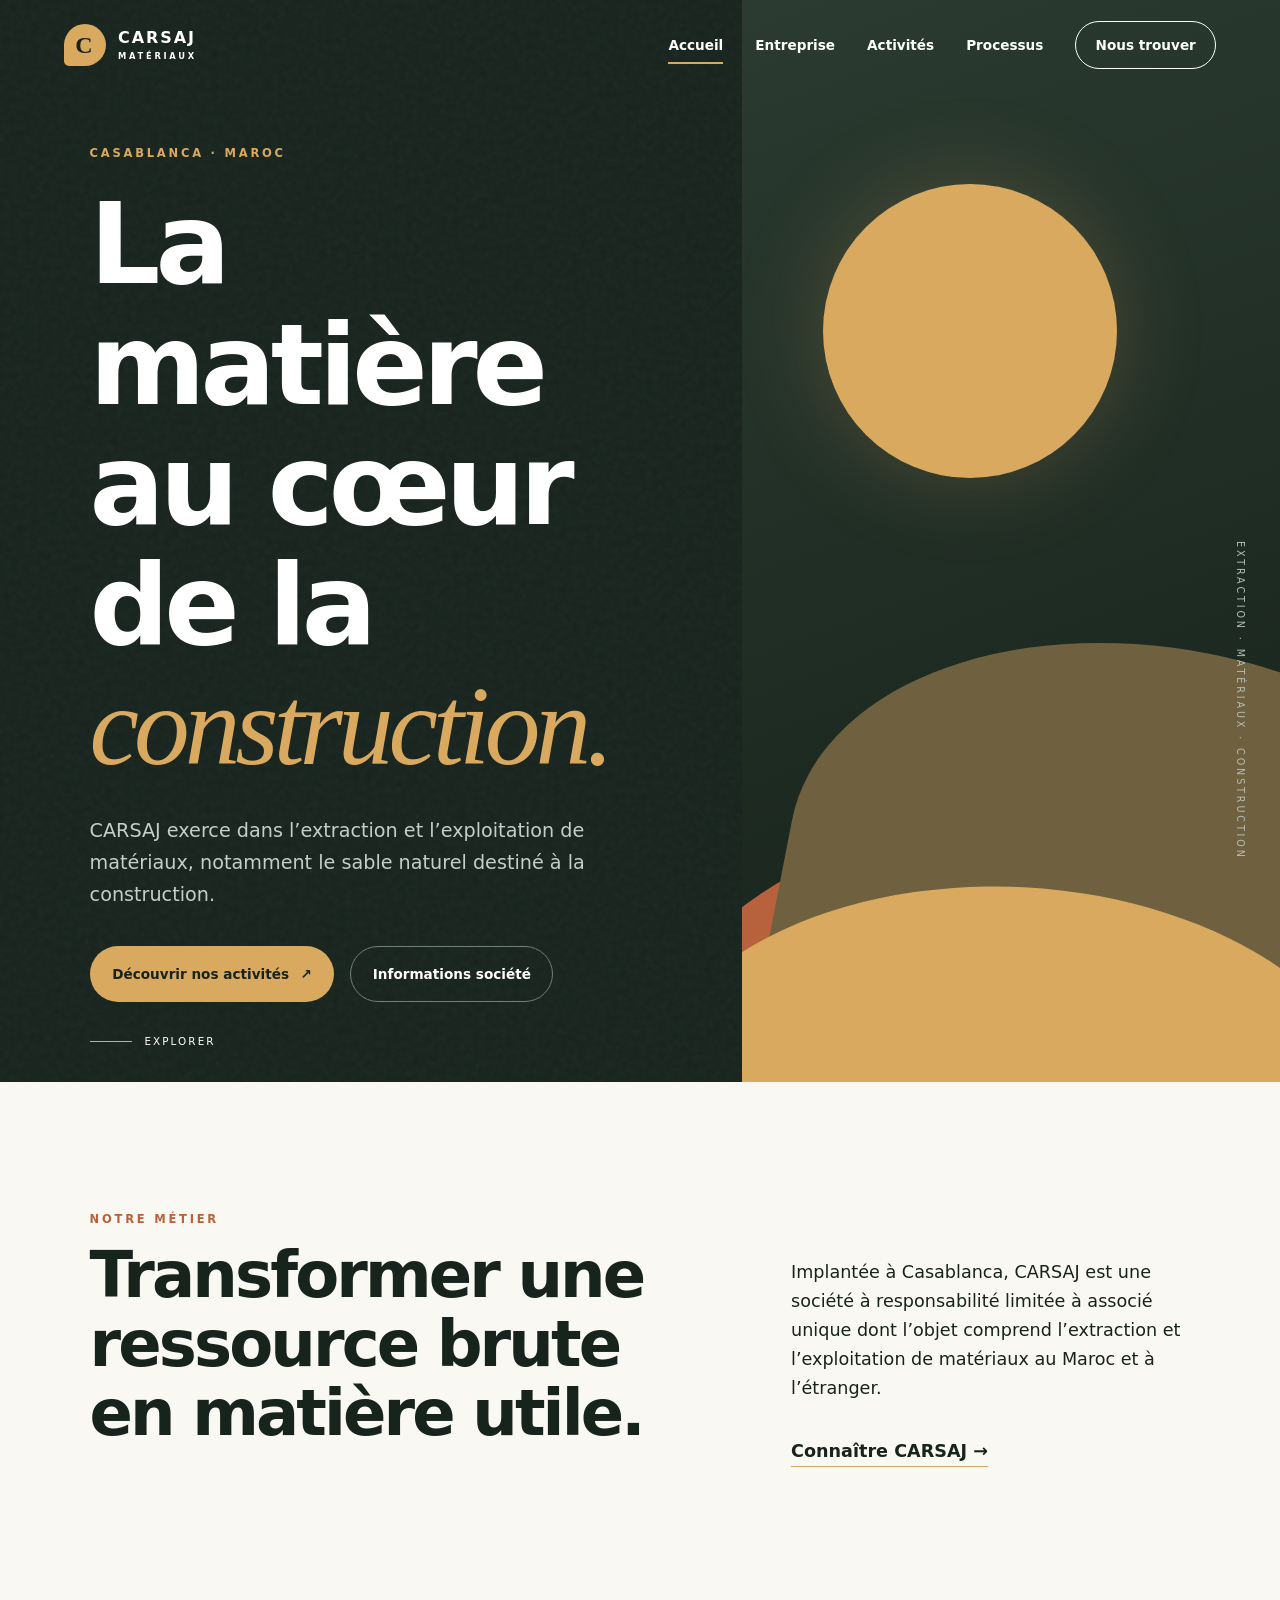
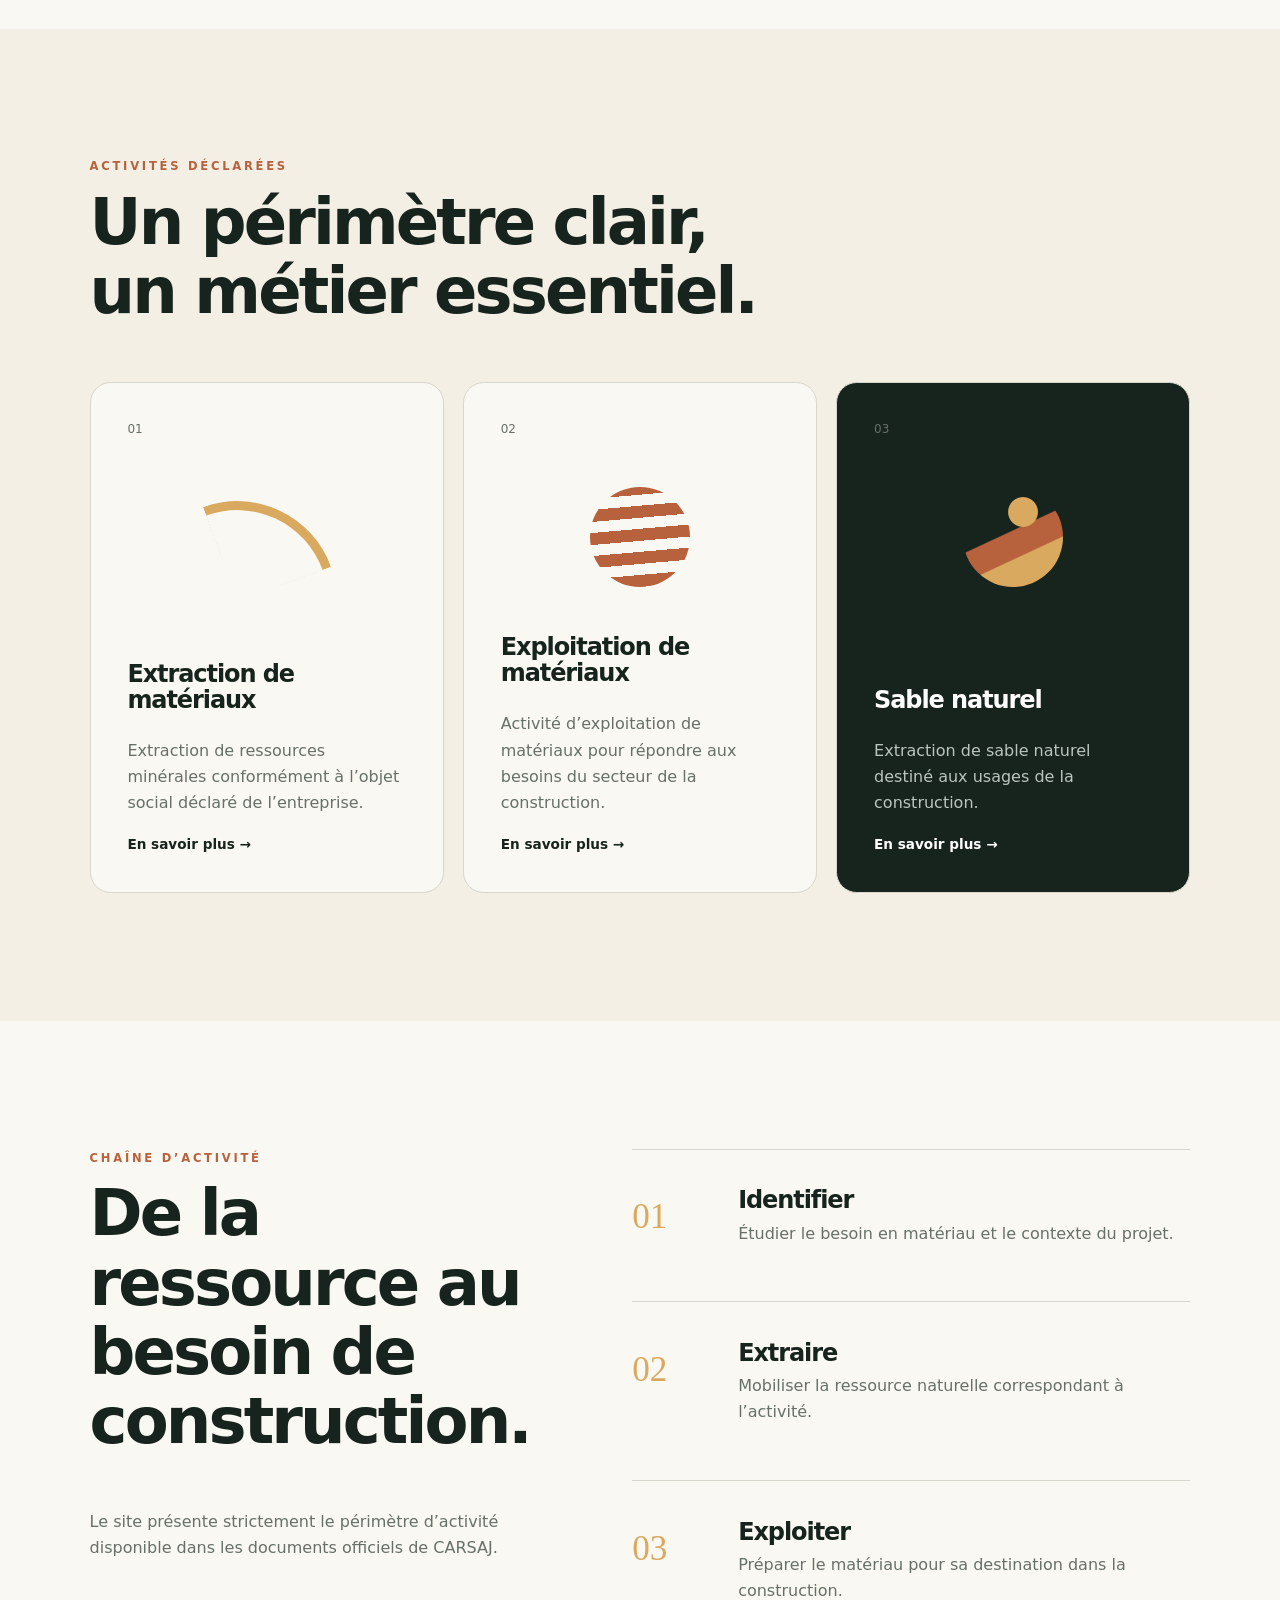
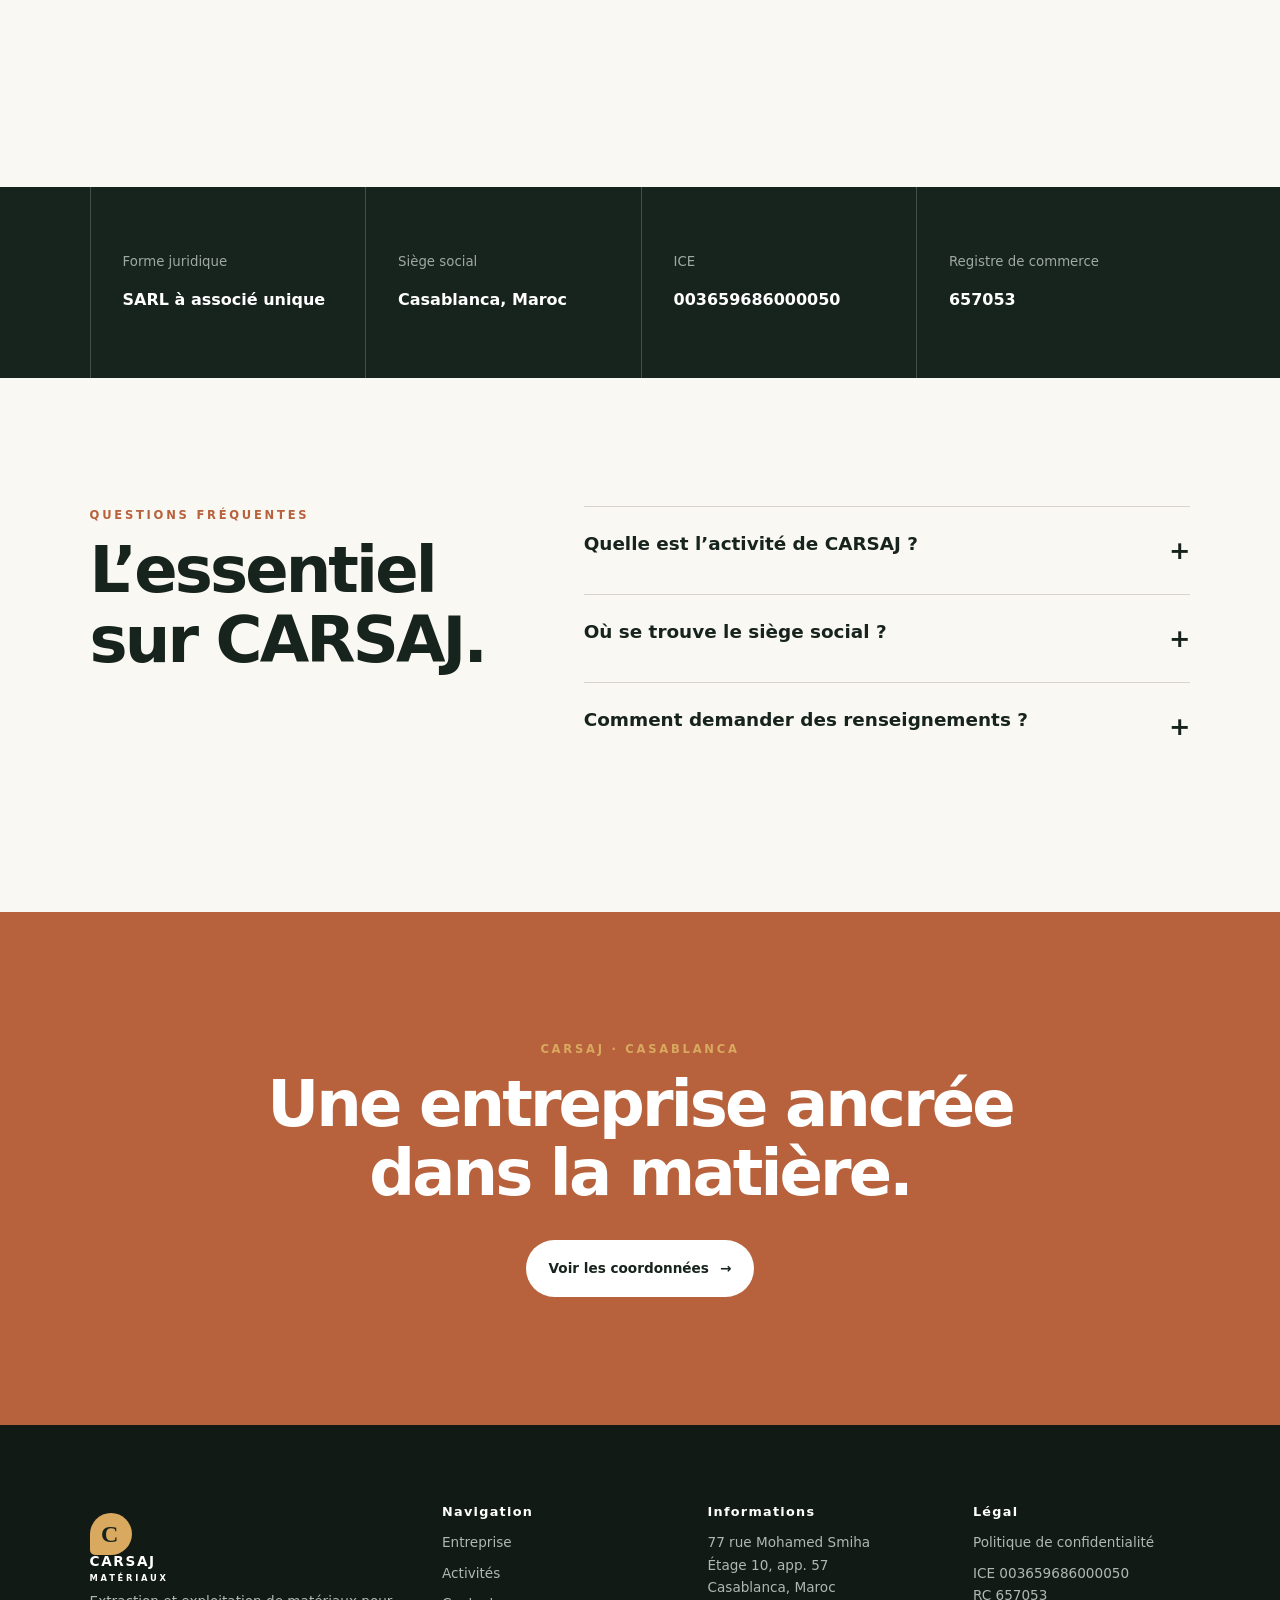
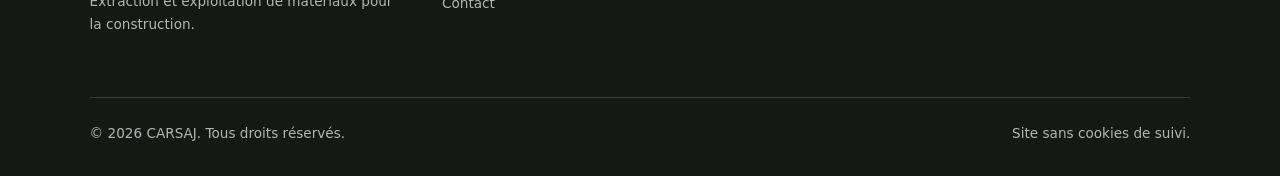
<file: index.html>
<!doctype html><html lang="fr"><head><meta name="google-site-verification" content="IKFnYtcfqVyCYHvidfU60cyZx7lMtK8Nf4RzdDB1ob0" /><meta charset="utf-8"><meta name="viewport" content="width=device-width,initial-scale=1"><title>CARSAJ | Extraction et exploitation de matériaux à Casablanca</title><meta name="description" content="CARSAJ, société marocaine spécialisée dans l’extraction et l’exploitation de matériaux, notamment le sable naturel pour la construction."><meta name="theme-color" content="#17231d"><meta property="og:title" content="CARSAJ — Matières premières pour la construction"><meta property="og:description" content="Extraction et exploitation de matériaux au Maroc."><meta property="og:type" content="website"><link rel="icon" href="assets/icons/favicon.svg"><link rel="stylesheet" href="assets/css/style.css"><link rel="stylesheet" href="assets/css/animations.css"><link rel="stylesheet" href="assets/css/responsive.css"><script defer src="assets/js/main.js"></script><script defer src="assets/js/animations.js"></script></head>
<body><a class="skip" href="#main">Aller au contenu</a><div class="loader" aria-hidden="true"><span>CARSAJ</span></div>
<header class="header"><a class="brand" href="index.html" aria-label="CARSAJ, accueil"><span class="brand-mark">C</span><span>CARSAJ<small>MATÉRIAUX</small></span></a><button class="menu-btn" aria-expanded="false" aria-controls="nav"><span></span><span></span><span></span><span class="sr-only">Menu</span></button><nav id="nav" aria-label="Navigation principale"><a class="active" href="index.html">Accueil</a><a href="about.html">Entreprise</a><a href="services.html">Activités</a><a href="#process">Processus</a><a href="contact.html" class="nav-cta">Nous trouver</a></nav></header>
<main id="main"><section class="hero"><div class="grain"></div><div class="hero-copy"><p class="eyebrow reveal">Casablanca · Maroc</p><h1 class="hero-title">La matière au cœur de la <em>construction.</em></h1><p class="hero-lead reveal">CARSAJ exerce dans l’extraction et l’exploitation de matériaux, notamment le sable naturel destiné à la construction.</p><div class="hero-actions reveal"><a class="btn primary magnetic" href="services.html">Découvrir nos activités <span>↗</span></a><a class="btn ghost" href="contact.html">Informations société</a></div></div><div class="hero-art" aria-hidden="true"><div class="sun"></div><div class="ridge r1"></div><div class="ridge r2"></div><div class="ridge r3"></div><span class="vertical-label">EXTRACTION · MATÉRIAUX · CONSTRUCTION</span></div><a class="scroll-cue" href="#intro"><span></span>Explorer</a></section>
<section id="intro" class="section intro"><div><p class="eyebrow reveal">Notre métier</p><h2 class="reveal">Transformer une ressource brute en matière utile.</h2></div><div class="intro-text reveal"><p>Implantée à Casablanca, CARSAJ est une société à responsabilité limitée à associé unique dont l’objet comprend l’extraction et l’exploitation de matériaux au Maroc et à l’étranger.</p><a class="text-link" href="about.html">Connaître CARSAJ <span>→</span></a></div></section>
<section class="section activities"><div class="section-head reveal"><p class="eyebrow">Activités déclarées</p><h2>Un périmètre clair,<br>un métier essentiel.</h2></div><div class="card-grid"><article class="activity-card reveal"><span class="num">01</span><div class="card-icon pick" aria-hidden="true"></div><h3>Extraction de matériaux</h3><p>Extraction de ressources minérales conformément à l’objet social déclaré de l’entreprise.</p><a href="services.html#extraction" aria-label="En savoir plus sur l’extraction">En savoir plus →</a></article><article class="activity-card reveal"><span class="num">02</span><div class="card-icon layers" aria-hidden="true"></div><h3>Exploitation de matériaux</h3><p>Activité d’exploitation de matériaux pour répondre aux besoins du secteur de la construction.</p><a href="services.html#exploitation" aria-label="En savoir plus sur l’exploitation">En savoir plus →</a></article><article class="activity-card featured reveal"><span class="num">03</span><div class="card-icon dunes" aria-hidden="true"></div><h3>Sable naturel</h3><p>Extraction de sable naturel destiné aux usages de la construction.</p><a href="services.html#sable" aria-label="En savoir plus sur le sable naturel">En savoir plus →</a></article></div></section>
<section id="process" class="section process"><div class="process-copy reveal"><p class="eyebrow">Chaîne d’activité</p><h2>De la ressource au besoin de construction.</h2><p>Le site présente strictement le périmètre d’activité disponible dans les documents officiels de CARSAJ.</p></div><ol class="steps"><li class="reveal"><span>01</span><div><h3>Identifier</h3><p>Étudier le besoin en matériau et le contexte du projet.</p></div></li><li class="reveal"><span>02</span><div><h3>Extraire</h3><p>Mobiliser la ressource naturelle correspondant à l’activité.</p></div></li><li class="reveal"><span>03</span><div><h3>Exploiter</h3><p>Préparer le matériau pour sa destination dans la construction.</p></div></li></ol></section>
<section class="section facts"><div class="fact reveal"><small>Forme juridique</small><strong>SARL à associé unique</strong></div><div class="fact reveal"><small>Siège social</small><strong>Casablanca, Maroc</strong></div><div class="fact reveal"><small>ICE</small><strong>003659686000050</strong></div><div class="fact reveal"><small>Registre de commerce</small><strong>657053</strong></div></section>
<section class="section faq"><div class="section-head reveal"><p class="eyebrow">Questions fréquentes</p><h2>L’essentiel sur CARSAJ.</h2></div><div class="accordion"><details class="reveal"><summary>Quelle est l’activité de CARSAJ ?<span>+</span></summary><p>L’objet social disponible mentionne l’extraction et l’exploitation de matériaux, ainsi que l’extraction de sable naturel pour la construction.</p></details><details class="reveal"><summary>Où se trouve le siège social ?<span>+</span></summary><p>Le siège social déclaré est situé au 77 rue Mohamed Smiha, étage 10, appartement 57, Casablanca, Maroc.</p></details><details class="reveal"><summary>Comment demander des renseignements ?<span>+</span></summary><p>Les coordonnées téléphoniques et électroniques ne figurent pas dans les documents disponibles. Vous pouvez consulter l’adresse et les identifiants officiels sur la page Contact.</p></details></div></section>
<section class="cta"><div class="reveal"><p class="eyebrow">CARSAJ · Casablanca</p><h2>Une entreprise ancrée dans la matière.</h2><a class="btn light" href="contact.html">Voir les coordonnées <span>→</span></a></div></section></main>
<footer class="footer"><div><a class="brand light-brand" href="index.html"><span class="brand-mark">C</span><span>CARSAJ<small>MATÉRIAUX</small></span></a><p>Extraction et exploitation de matériaux pour la construction.</p></div><div><h3>Navigation</h3><a href="about.html">Entreprise</a><a href="services.html">Activités</a><a href="contact.html">Contact</a></div><div><h3>Informations</h3><p>77 rue Mohamed Smiha<br>Étage 10, app. 57<br>Casablanca, Maroc</p></div><div><h3>Légal</h3><a href="privacy-policy.html">Politique de confidentialité</a><p>ICE 003659686000050<br>RC 657053</p></div><div class="footer-bottom"><span>© <span data-year></span> CARSAJ. Tous droits réservés.</span><span>Site sans cookies de suivi.</span></div></footer><button class="to-top" aria-label="Retour en haut">↑</button></body></html>
</file>
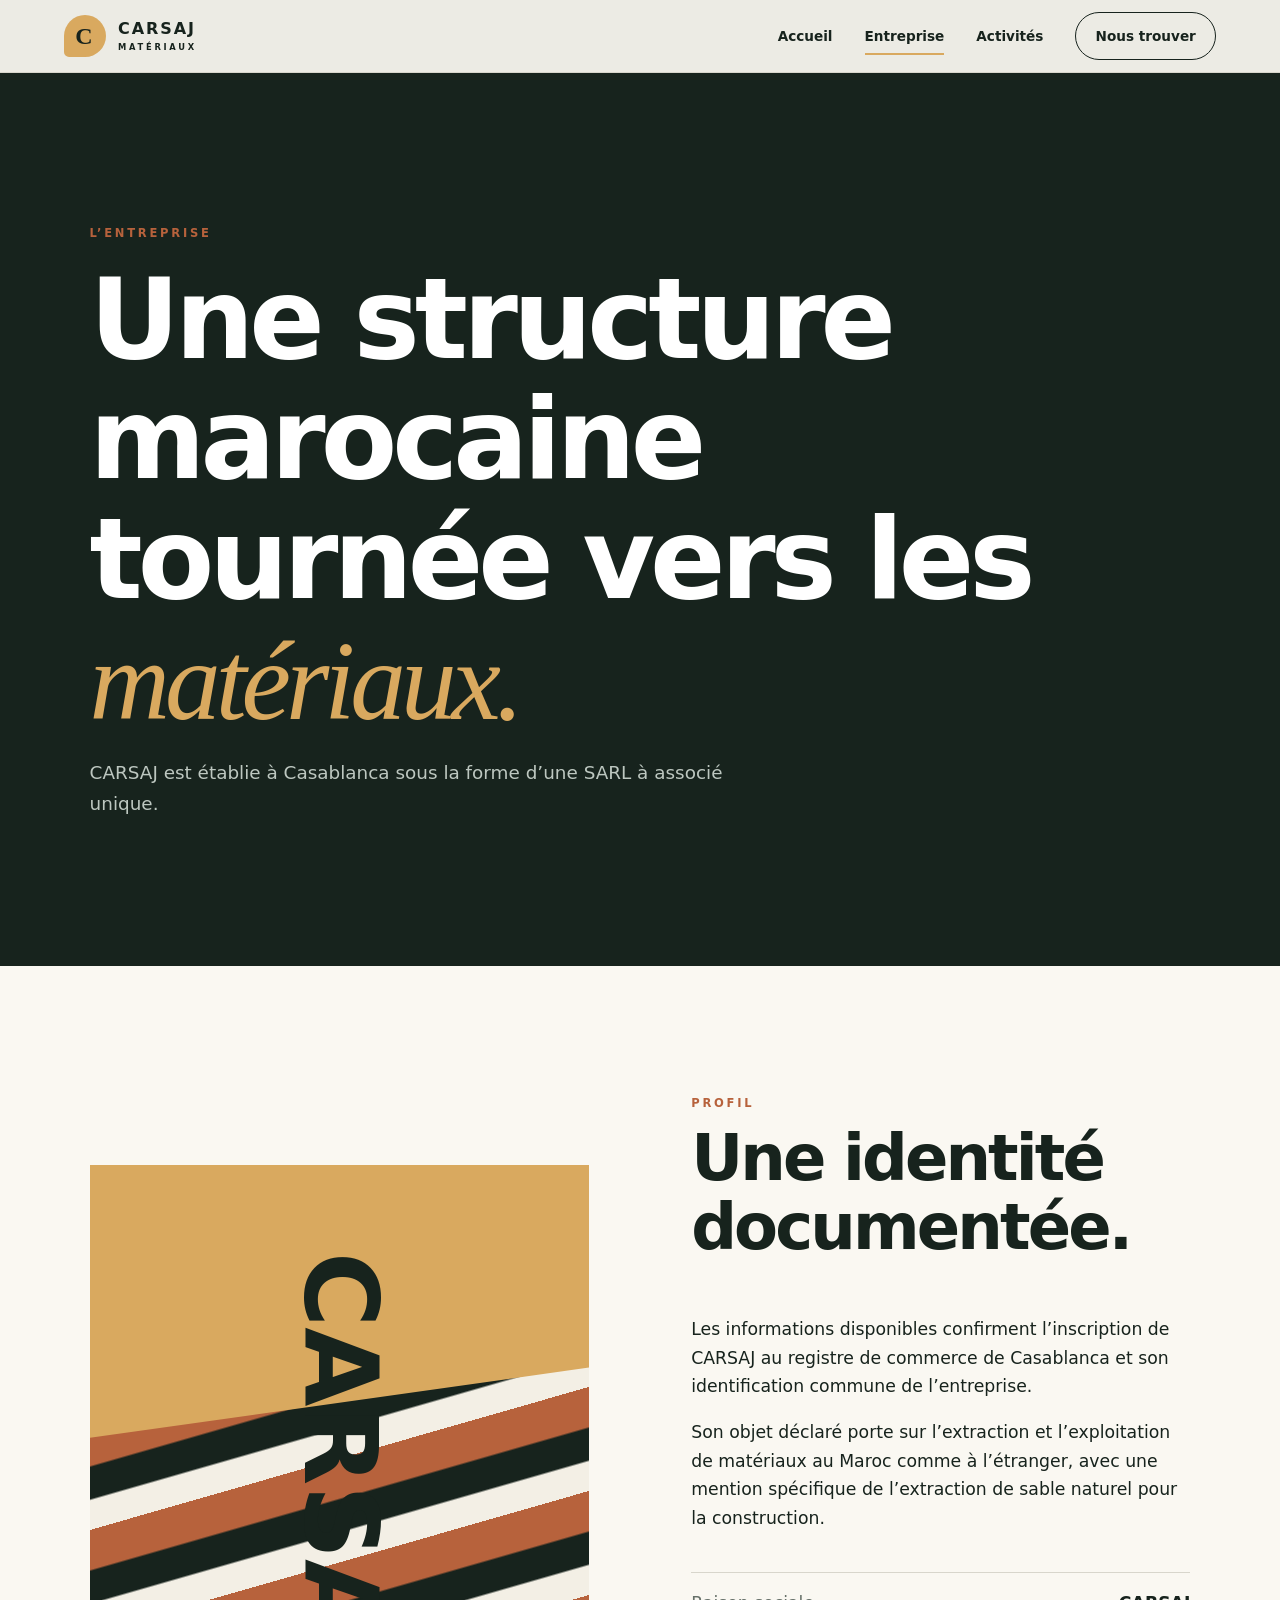
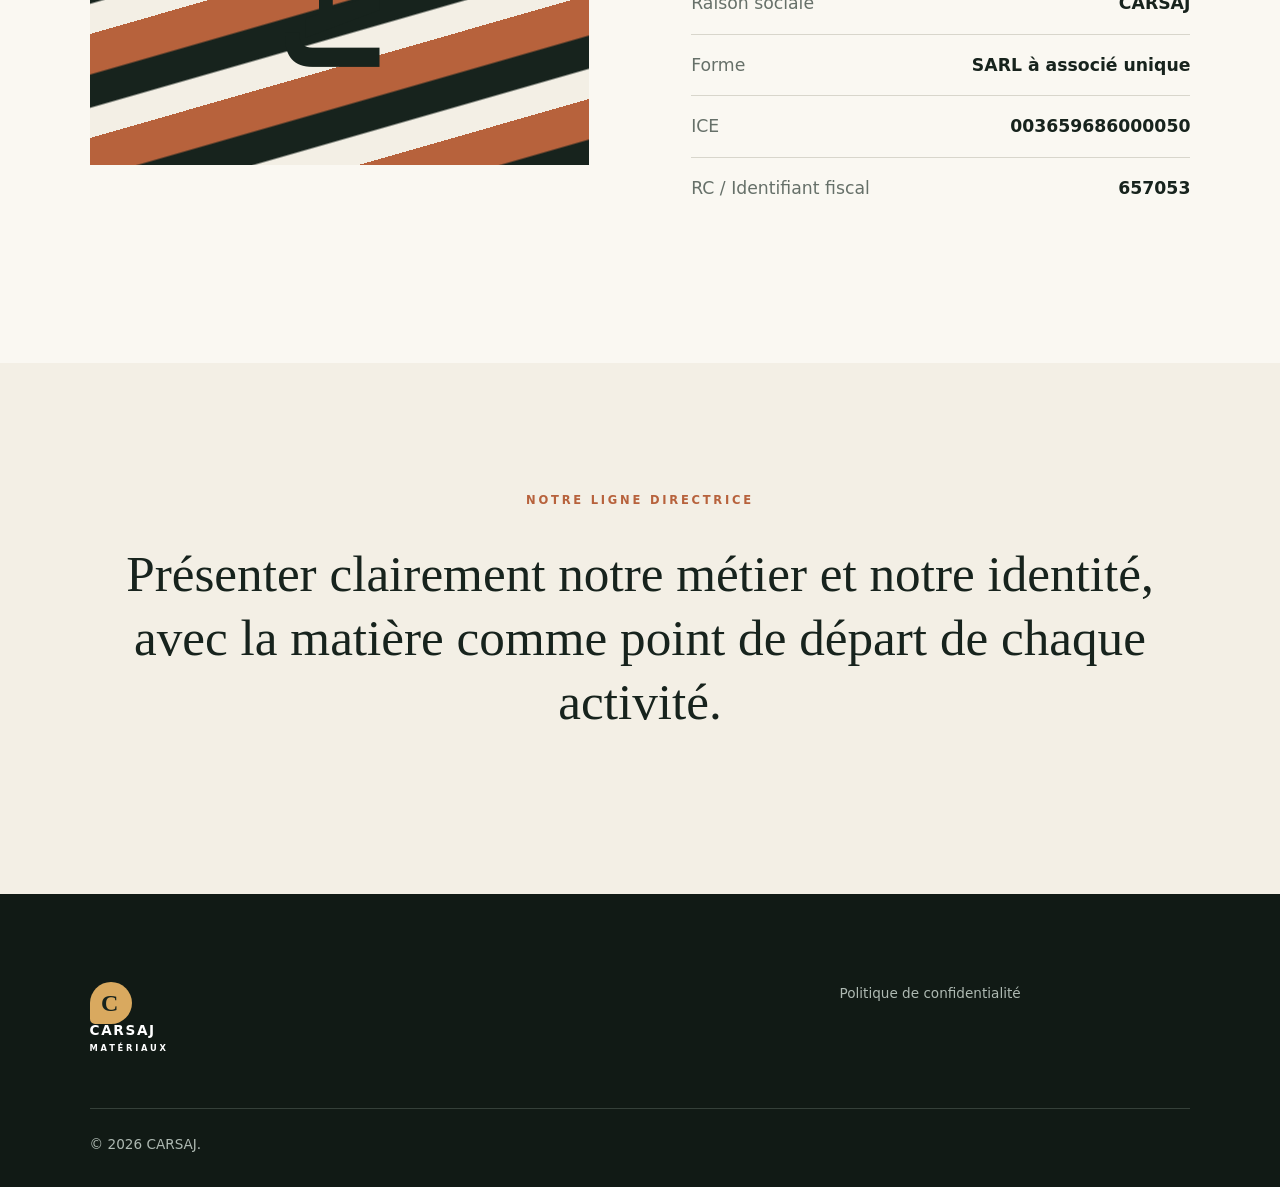
<file: about.html>
<!doctype html><html lang="fr"><head><meta charset="utf-8"><meta name="viewport" content="width=device-width,initial-scale=1"><title>L’entreprise | CARSAJ</title><meta name="description" content="Découvrez CARSAJ, SARL à associé unique basée à Casablanca et active dans l’extraction et l’exploitation de matériaux."><meta name="theme-color" content="#17231d"><link rel="icon" href="assets/icons/favicon.svg"><link rel="stylesheet" href="assets/css/style.css"><link rel="stylesheet" href="assets/css/animations.css"><link rel="stylesheet" href="assets/css/responsive.css"><script defer src="assets/js/main.js"></script><script defer src="assets/js/animations.js"></script></head><body><a class="skip" href="#main">Aller au contenu</a><header class="header solid"><a class="brand" href="index.html"><span class="brand-mark">C</span><span>CARSAJ<small>MATÉRIAUX</small></span></a><button class="menu-btn" aria-expanded="false" aria-controls="nav"><span></span><span></span><span></span><span class="sr-only">Menu</span></button><nav id="nav"><a href="index.html">Accueil</a><a class="active" href="about.html">Entreprise</a><a href="services.html">Activités</a><a href="contact.html" class="nav-cta">Nous trouver</a></nav></header><main id="main"><section class="page-hero"><p class="eyebrow reveal">L’entreprise</p><h1>Une structure marocaine tournée vers les <em>matériaux.</em></h1><p class="reveal">CARSAJ est établie à Casablanca sous la forme d’une SARL à associé unique.</p></section><section class="section split"><div class="visual-panel reveal"><span>CARSAJ</span><div class="strata"></div></div><div class="prose reveal"><p class="eyebrow">Profil</p><h2>Une identité documentée.</h2><p>Les informations disponibles confirment l’inscription de CARSAJ au registre de commerce de Casablanca et son identification commune de l’entreprise.</p><p>Son objet déclaré porte sur l’extraction et l’exploitation de matériaux au Maroc comme à l’étranger, avec une mention spécifique de l’extraction de sable naturel pour la construction.</p><dl class="identity"><div><dt>Raison sociale</dt><dd>CARSAJ</dd></div><div><dt>Forme</dt><dd>SARL à associé unique</dd></div><div><dt>ICE</dt><dd>003659686000050</dd></div><div><dt>RC / Identifiant fiscal</dt><dd>657053</dd></div></dl></div></section><section class="section statement"><p class="eyebrow reveal">Notre ligne directrice</p><blockquote class="reveal">Présenter clairement notre métier et notre identité, avec la matière comme point de départ de chaque activité.</blockquote></section></main><footer class="footer compact"><div><a class="brand light-brand" href="index.html"><span class="brand-mark">C</span><span>CARSAJ<small>MATÉRIAUX</small></span></a></div><div><a href="privacy-policy.html">Politique de confidentialité</a></div><div class="footer-bottom"><span>© <span data-year></span> CARSAJ.</span></div></footer><button class="to-top" aria-label="Retour en haut">↑</button></body></html>
</file>
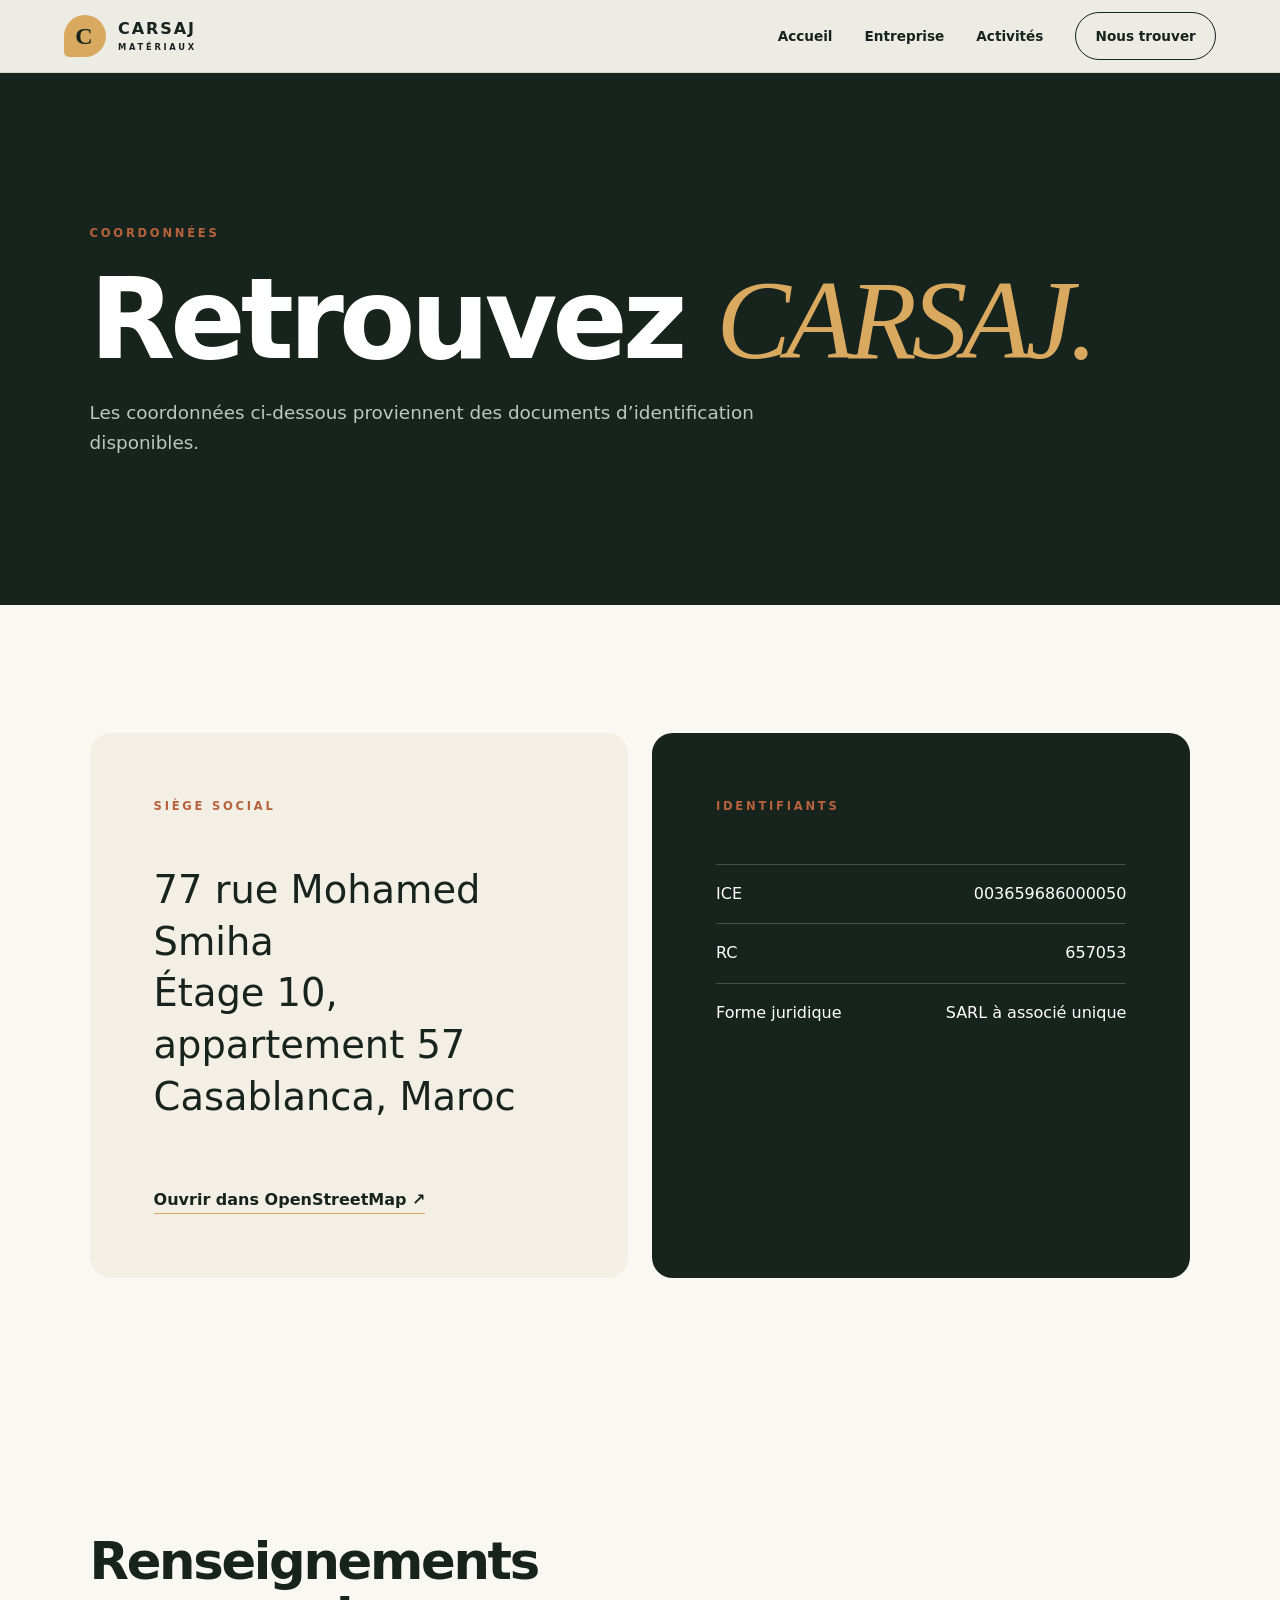
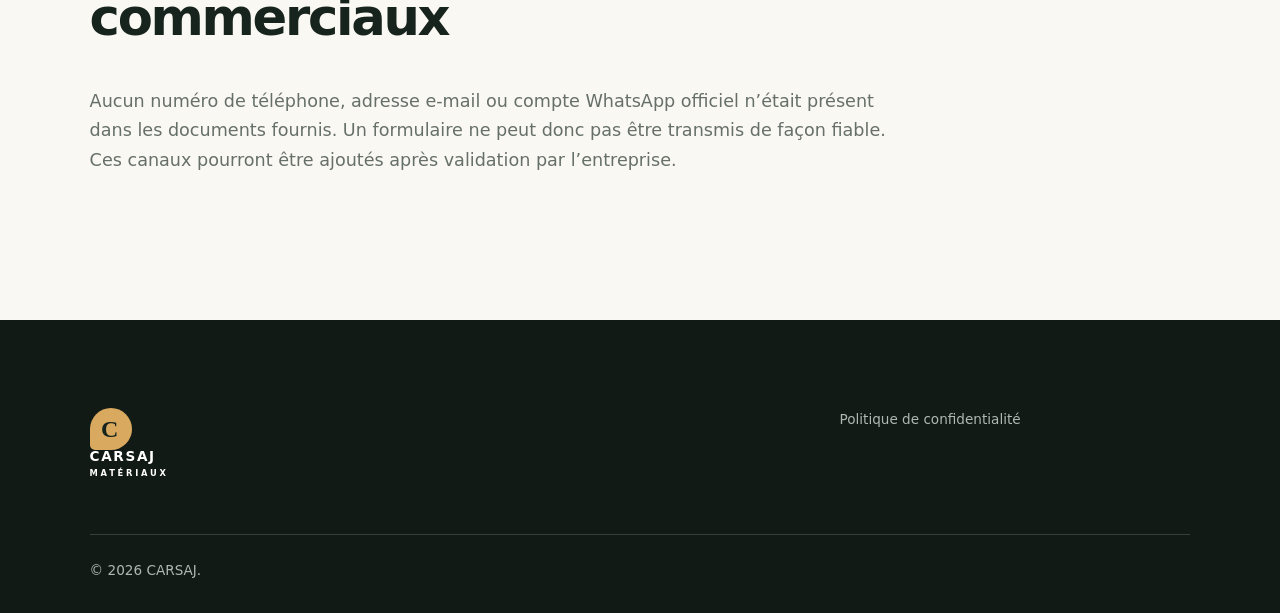
<file: contact.html>
<!doctype html><html lang="fr"><head><meta charset="utf-8"><meta name="viewport" content="width=device-width,initial-scale=1"><title>Coordonnées et renseignements | CARSAJ Casablanca</title><meta name="description" content="Adresse et identifiants officiels de CARSAJ à Casablanca, Maroc."><meta name="theme-color" content="#17231d"><link rel="icon" href="assets/icons/favicon.svg"><link rel="stylesheet" href="assets/css/style.css"><link rel="stylesheet" href="assets/css/animations.css"><link rel="stylesheet" href="assets/css/responsive.css"><script defer src="assets/js/main.js"></script><script defer src="assets/js/animations.js"></script></head><body><a class="skip" href="#main">Aller au contenu</a><header class="header solid"><a class="brand" href="index.html"><span class="brand-mark">C</span><span>CARSAJ<small>MATÉRIAUX</small></span></a><button class="menu-btn" aria-expanded="false" aria-controls="nav"><span></span><span></span><span></span><span class="sr-only">Menu</span></button><nav id="nav"><a href="index.html">Accueil</a><a href="about.html">Entreprise</a><a href="services.html">Activités</a><a class="nav-cta active" href="contact.html">Nous trouver</a></nav></header><main id="main"><section class="page-hero contact-hero"><p class="eyebrow reveal">Coordonnées</p><h1>Retrouvez <em>CARSAJ.</em></h1><p class="reveal">Les coordonnées ci-dessous proviennent des documents d’identification disponibles.</p></section><section class="section contact-grid"><div class="contact-card reveal"><p class="eyebrow">Siège social</p><address>77 rue Mohamed Smiha<br>Étage 10, appartement 57<br>Casablanca, Maroc</address><a class="text-link" href="https://www.openstreetmap.org/search?query=77%20Rue%20Mohamed%20Smiha%20Casablanca" target="_blank" rel="noopener noreferrer">Ouvrir dans OpenStreetMap ↗</a></div><div class="contact-card dark reveal"><p class="eyebrow">Identifiants</p><dl><div><dt>ICE</dt><dd>003659686000050</dd></div><div><dt>RC</dt><dd>657053</dd></div><div><dt>Forme juridique</dt><dd>SARL à associé unique</dd></div></dl></div></section><section class="section unavailable reveal"><h2>Renseignements commerciaux</h2><p>Aucun numéro de téléphone, adresse e-mail ou compte WhatsApp officiel n’était présent dans les documents fournis. Un formulaire ne peut donc pas être transmis de façon fiable. Ces canaux pourront être ajoutés après validation par l’entreprise.</p></section></main><footer class="footer compact"><div><a class="brand light-brand" href="index.html"><span class="brand-mark">C</span><span>CARSAJ<small>MATÉRIAUX</small></span></a></div><div><a href="privacy-policy.html">Politique de confidentialité</a></div><div class="footer-bottom"><span>© <span data-year></span> CARSAJ.</span></div></footer><button class="to-top" aria-label="Retour en haut">↑</button></body></html>
</file>
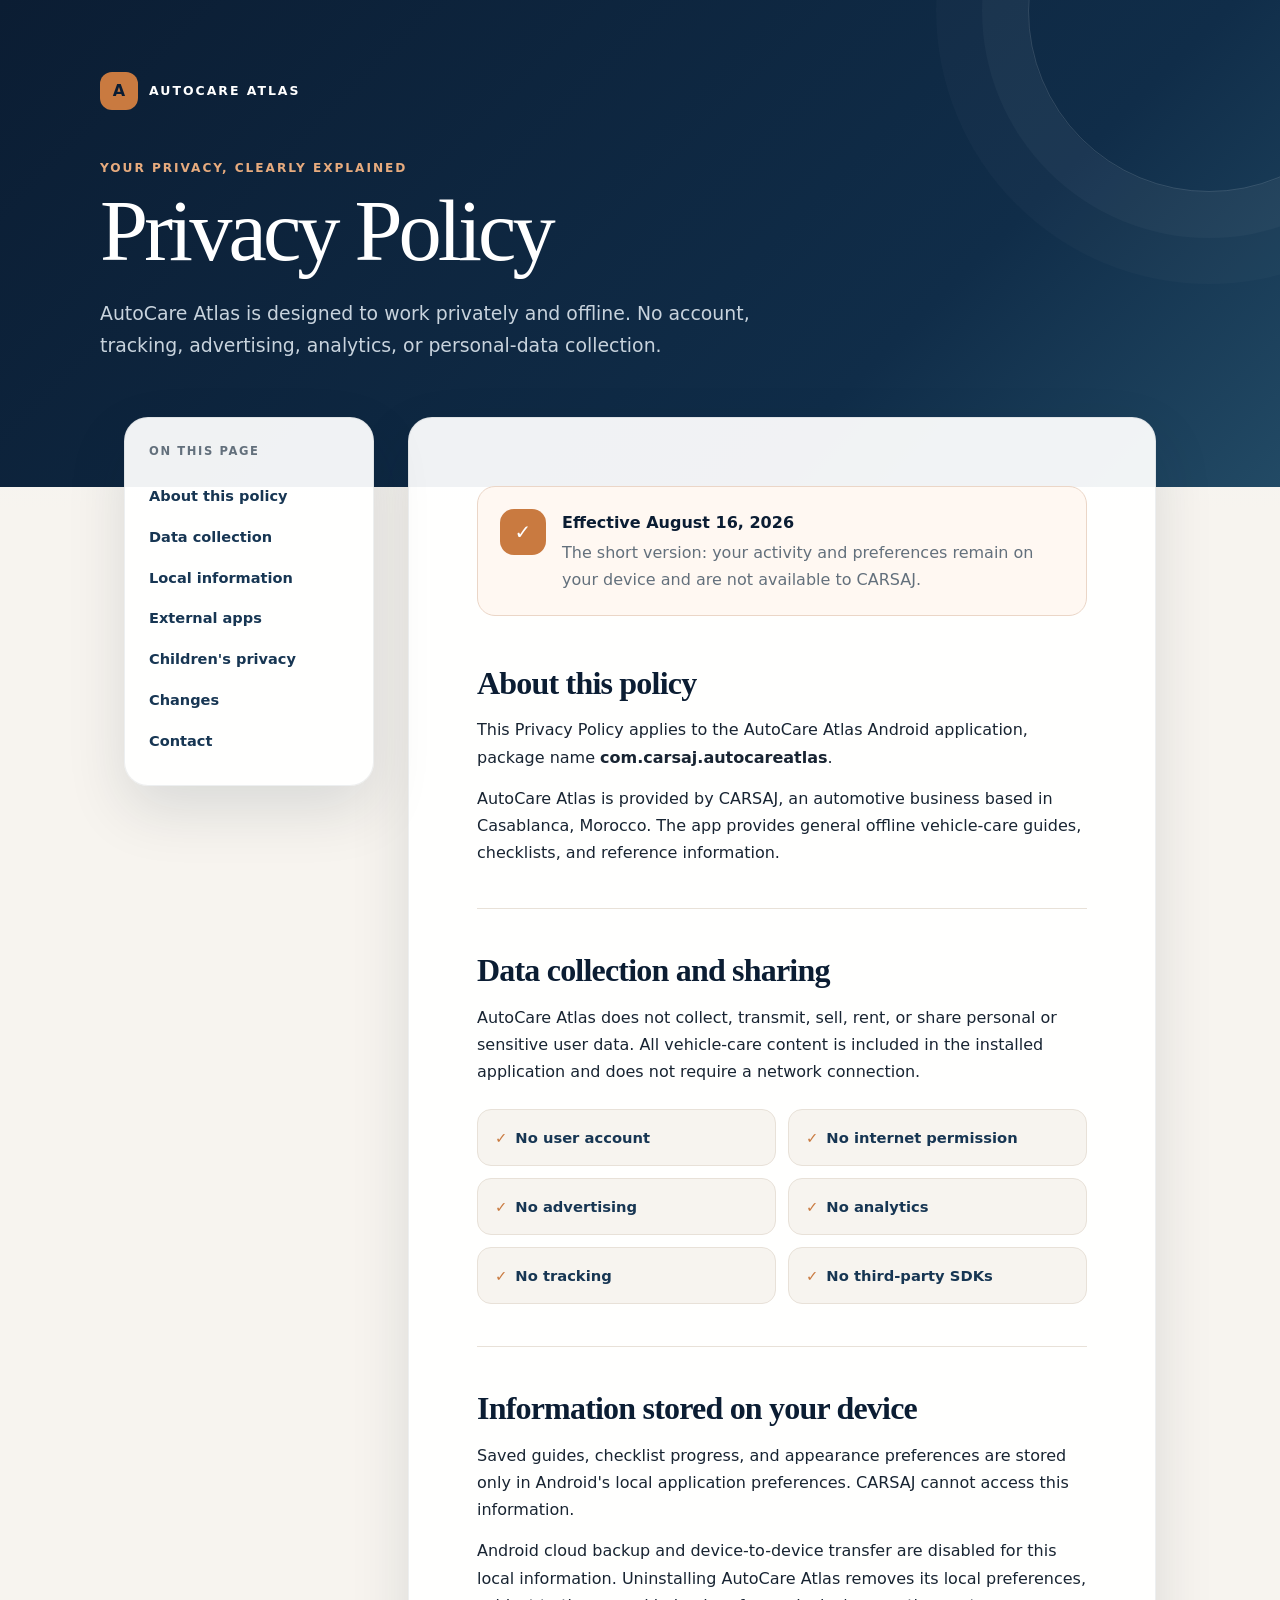
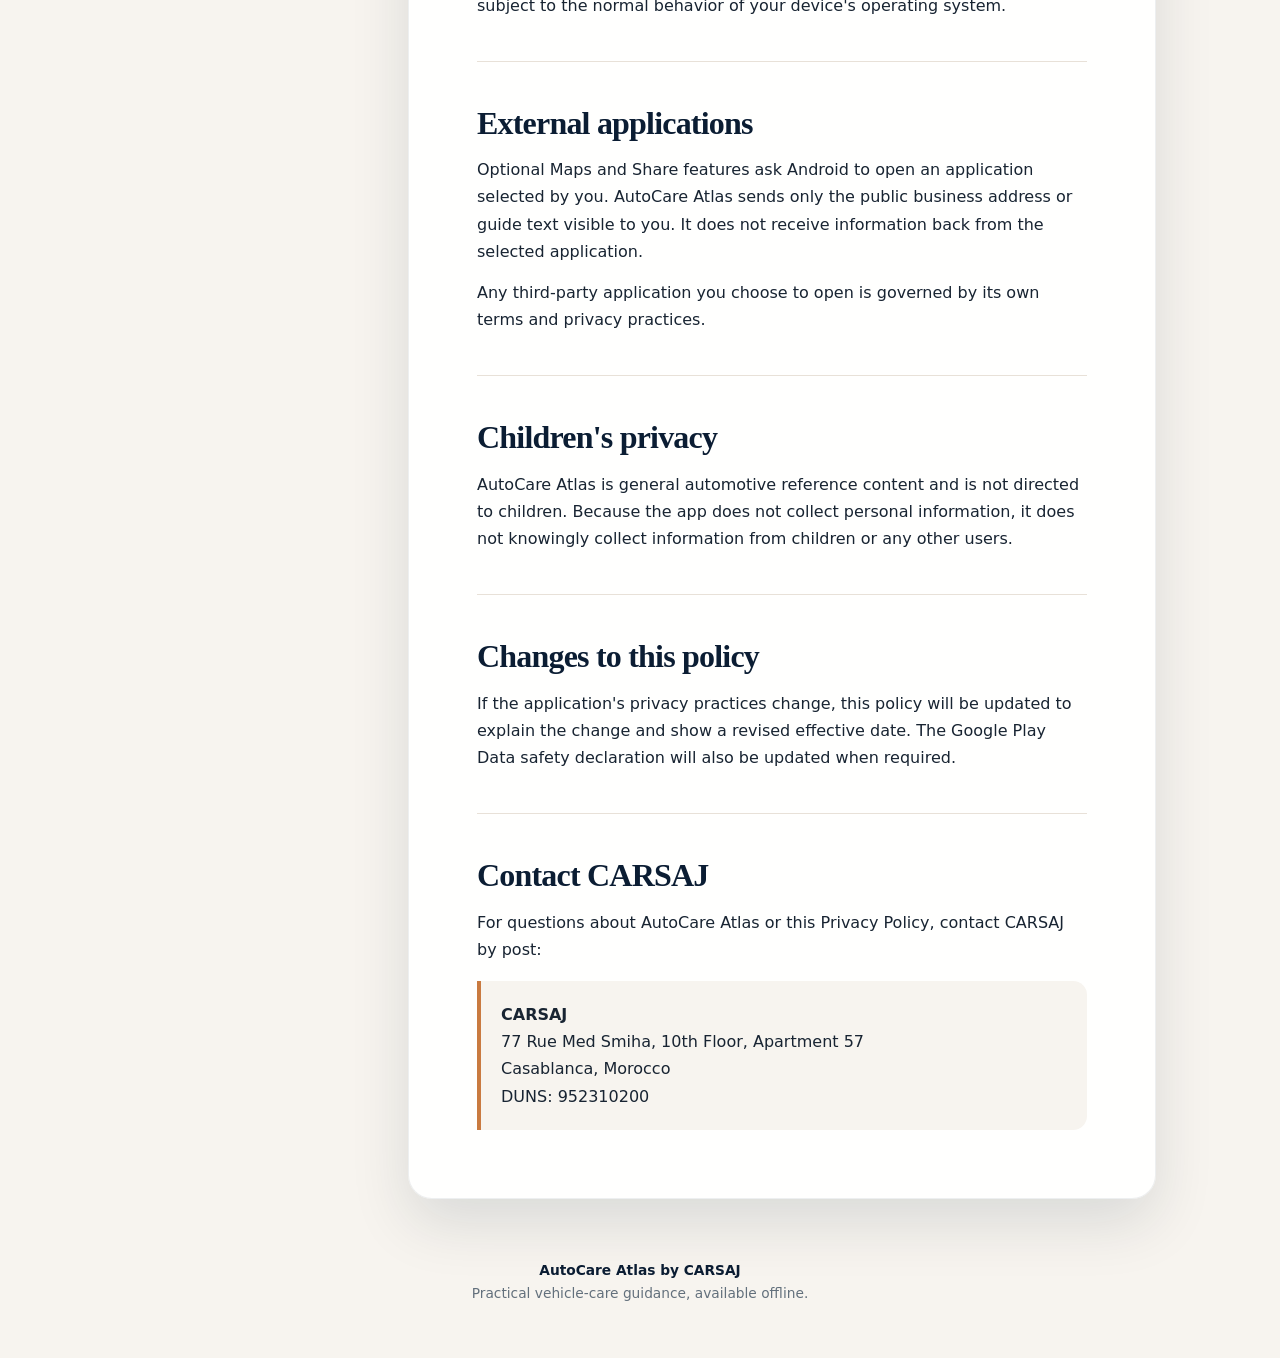
<file: privacy-policy.html>
<!doctype html>
<html lang="en">
<head>
  <meta charset="utf-8">
  <meta name="viewport" content="width=device-width, initial-scale=1">
  <meta name="description" content="Privacy Policy for AutoCare Atlas by CARSAJ.">
  <meta name="theme-color" content="#0b1d33">
  <title>Privacy Policy | AutoCare Atlas</title>
  <style>
    :root {
      color-scheme: light;
      --navy: #0b1d33;
      --navy-soft: #173653;
      --copper: #c97a40;
      --copper-light: #f4dfce;
      --cream: #f7f4ef;
      --paper: #ffffff;
      --ink: #182432;
      --muted: #63707c;
      --line: #e8e1d8;
      --shadow: 0 24px 60px rgba(11, 29, 51, .12);
    }

    * { box-sizing: border-box; }

    html { scroll-behavior: smooth; }

    body {
      margin: 0;
      min-height: 100vh;
      color: var(--ink);
      background:
        radial-gradient(circle at 8% 0%, rgba(201, 122, 64, .15), transparent 27rem),
        linear-gradient(180deg, #edf2f5 0, var(--cream) 32rem);
      font-family: Inter, ui-sans-serif, system-ui, -apple-system, BlinkMacSystemFont, "Segoe UI", sans-serif;
      line-height: 1.7;
    }

    a { color: inherit; }

    .hero {
      position: relative;
      overflow: hidden;
      padding: 72px 24px 126px;
      color: white;
      background: linear-gradient(135deg, var(--navy), #102d49 70%, #224a65);
    }

    .hero::after {
      position: absolute;
      width: 360px;
      height: 360px;
      right: -110px;
      top: -170px;
      border: 1px solid rgba(255, 255, 255, .14);
      border-radius: 50%;
      box-shadow: 0 0 0 46px rgba(255, 255, 255, .03), 0 0 0 92px rgba(255, 255, 255, .02);
      content: "";
    }

    .hero-inner, .layout, footer {
      width: min(1080px, 100%);
      margin-inline: auto;
    }

    .brand {
      display: inline-flex;
      align-items: center;
      gap: 11px;
      margin-bottom: 48px;
      font-size: .78rem;
      font-weight: 800;
      letter-spacing: .16em;
      text-transform: uppercase;
    }

    .brand-mark {
      display: grid;
      width: 38px;
      height: 38px;
      place-items: center;
      border-radius: 12px;
      color: var(--navy);
      background: var(--copper);
      font-size: 1rem;
      letter-spacing: 0;
    }

    .eyebrow {
      margin: 0 0 10px;
      color: #e7ab7e;
      font-size: .76rem;
      font-weight: 800;
      letter-spacing: .16em;
      text-transform: uppercase;
    }

    h1 {
      max-width: 760px;
      margin: 0;
      font-family: Georgia, "Times New Roman", serif;
      font-size: clamp(2.7rem, 7vw, 5.4rem);
      font-weight: 500;
      letter-spacing: -.045em;
      line-height: .98;
    }

    .hero-copy {
      max-width: 650px;
      margin: 24px 0 0;
      color: #c8d3dd;
      font-size: clamp(1rem, 2vw, 1.18rem);
    }

    .layout {
      position: relative;
      display: grid;
      grid-template-columns: 250px minmax(0, 1fr);
      gap: 34px;
      margin-top: -70px;
      padding: 0 24px 60px;
    }

    .toc, main {
      border: 1px solid rgba(11, 29, 51, .07);
      border-radius: 24px;
      background: rgba(255, 255, 255, .94);
      box-shadow: var(--shadow);
    }

    .toc {
      position: sticky;
      top: 24px;
      align-self: start;
      padding: 24px;
    }

    .toc-title {
      margin: 0 0 14px;
      color: var(--muted);
      font-size: .72rem;
      font-weight: 800;
      letter-spacing: .14em;
      text-transform: uppercase;
    }

    .toc a {
      display: block;
      padding: 8px 0;
      color: var(--navy-soft);
      text-decoration: none;
      font-size: .91rem;
      font-weight: 650;
    }

    .toc a:hover { color: var(--copper); }

    main { padding: clamp(28px, 6vw, 68px); }

    .summary {
      display: grid;
      grid-template-columns: 46px minmax(0, 1fr);
      gap: 16px;
      margin-bottom: 48px;
      padding: 22px;
      border: 1px solid #ebd6c7;
      border-radius: 18px;
      background: #fff8f2;
    }

    .summary-icon {
      display: grid;
      width: 46px;
      height: 46px;
      place-items: center;
      border-radius: 14px;
      color: white;
      background: var(--copper);
      font-size: 1.25rem;
    }

    .summary strong { display: block; color: var(--navy); }
    .summary p { margin: 2px 0 0; color: var(--muted); }

    section { scroll-margin-top: 24px; }

    section + section {
      margin-top: 42px;
      padding-top: 42px;
      border-top: 1px solid var(--line);
    }

    h2 {
      margin: 0 0 14px;
      color: var(--navy);
      font-family: Georgia, "Times New Roman", serif;
      font-size: clamp(1.55rem, 3vw, 2rem);
      font-weight: 600;
      letter-spacing: -.025em;
      line-height: 1.2;
    }

    p { margin: 0 0 14px; }
    section p:last-child { margin-bottom: 0; }

    .facts {
      display: grid;
      grid-template-columns: repeat(2, minmax(0, 1fr));
      gap: 12px;
      margin: 24px 0 0;
    }

    .fact {
      padding: 15px 17px;
      border: 1px solid var(--line);
      border-radius: 14px;
      background: var(--cream);
      color: var(--navy-soft);
      font-size: .92rem;
      font-weight: 700;
    }

    .fact::before {
      margin-right: 8px;
      color: var(--copper);
      content: "✓";
    }

    address {
      margin-top: 18px;
      padding: 20px;
      border-left: 4px solid var(--copper);
      border-radius: 0 14px 14px 0;
      background: var(--cream);
      font-style: normal;
    }

    footer {
      padding: 0 24px 52px;
      color: var(--muted);
      text-align: center;
      font-size: .86rem;
    }

    footer strong { color: var(--navy); }

    @media (max-width: 800px) {
      .hero { padding-top: 42px; }
      .brand { margin-bottom: 34px; }
      .layout { grid-template-columns: 1fr; }
      .toc { position: static; }
      .toc nav { display: grid; grid-template-columns: repeat(2, 1fr); column-gap: 18px; }
    }

    @media (max-width: 520px) {
      .hero { padding-inline: 18px; }
      .layout { padding-inline: 12px; }
      main, .toc { border-radius: 18px; }
      .toc nav, .facts { grid-template-columns: 1fr; }
      .summary { grid-template-columns: 1fr; }
    }

    @media (prefers-reduced-motion: reduce) {
      html { scroll-behavior: auto; }
    }

    @media print {
      body { background: white; }
      .hero { padding: 30px; }
      .layout { display: block; margin: 0; padding: 20px; }
      .toc { display: none; }
      main { border: 0; box-shadow: none; }
    }
  </style>
</head>
<body>
  <header class="hero">
    <div class="hero-inner">
      <div class="brand"><span class="brand-mark">A</span> AutoCare Atlas</div>
      <p class="eyebrow">Your privacy, clearly explained</p>
      <h1>Privacy Policy</h1>
      <p class="hero-copy">AutoCare Atlas is designed to work privately and offline. No account, tracking, advertising, analytics, or personal-data collection.</p>
    </div>
  </header>

  <div class="layout">
    <aside class="toc" aria-label="Policy navigation">
      <p class="toc-title">On this page</p>
      <nav>
        <a href="#scope">About this policy</a>
        <a href="#collection">Data collection</a>
        <a href="#local">Local information</a>
        <a href="#external">External apps</a>
        <a href="#children">Children's privacy</a>
        <a href="#changes">Changes</a>
        <a href="#contact">Contact</a>
      </nav>
    </aside>

    <main>
      <div class="summary">
        <div class="summary-icon" aria-hidden="true">✓</div>
        <div>
          <strong>Effective August 16, 2026</strong>
          <p>The short version: your activity and preferences remain on your device and are not available to CARSAJ.</p>
        </div>
      </div>

      <section id="scope">
        <h2>About this policy</h2>
        <p>This Privacy Policy applies to the AutoCare Atlas Android application, package name <strong>com.carsaj.autocareatlas</strong>.</p>
        <p>AutoCare Atlas is provided by CARSAJ, an automotive business based in Casablanca, Morocco. The app provides general offline vehicle-care guides, checklists, and reference information.</p>
      </section>

      <section id="collection">
        <h2>Data collection and sharing</h2>
        <p>AutoCare Atlas does not collect, transmit, sell, rent, or share personal or sensitive user data. All vehicle-care content is included in the installed application and does not require a network connection.</p>
        <div class="facts" aria-label="Privacy highlights">
          <div class="fact">No user account</div>
          <div class="fact">No internet permission</div>
          <div class="fact">No advertising</div>
          <div class="fact">No analytics</div>
          <div class="fact">No tracking</div>
          <div class="fact">No third-party SDKs</div>
        </div>
      </section>

      <section id="local">
        <h2>Information stored on your device</h2>
        <p>Saved guides, checklist progress, and appearance preferences are stored only in Android's local application preferences. CARSAJ cannot access this information.</p>
        <p>Android cloud backup and device-to-device transfer are disabled for this local information. Uninstalling AutoCare Atlas removes its local preferences, subject to the normal behavior of your device's operating system.</p>
      </section>

      <section id="external">
        <h2>External applications</h2>
        <p>Optional Maps and Share features ask Android to open an application selected by you. AutoCare Atlas sends only the public business address or guide text visible to you. It does not receive information back from the selected application.</p>
        <p>Any third-party application you choose to open is governed by its own terms and privacy practices.</p>
      </section>

      <section id="children">
        <h2>Children's privacy</h2>
        <p>AutoCare Atlas is general automotive reference content and is not directed to children. Because the app does not collect personal information, it does not knowingly collect information from children or any other users.</p>
      </section>

      <section id="changes">
        <h2>Changes to this policy</h2>
        <p>If the application's privacy practices change, this policy will be updated to explain the change and show a revised effective date. The Google Play Data safety declaration will also be updated when required.</p>
      </section>

      <section id="contact">
        <h2>Contact CARSAJ</h2>
        <p>For questions about AutoCare Atlas or this Privacy Policy, contact CARSAJ by post:</p>
        <address>
          <strong>CARSAJ</strong><br>
          77 Rue Med Smiha, 10th Floor, Apartment 57<br>
          Casablanca, Morocco<br>
          DUNS: 952310200
        </address>
      </section>
    </main>
  </div>

  <footer>
    <strong>AutoCare Atlas by CARSAJ</strong><br>
    Practical vehicle-care guidance, available offline.
  </footer>
</body>
</html>
</file>
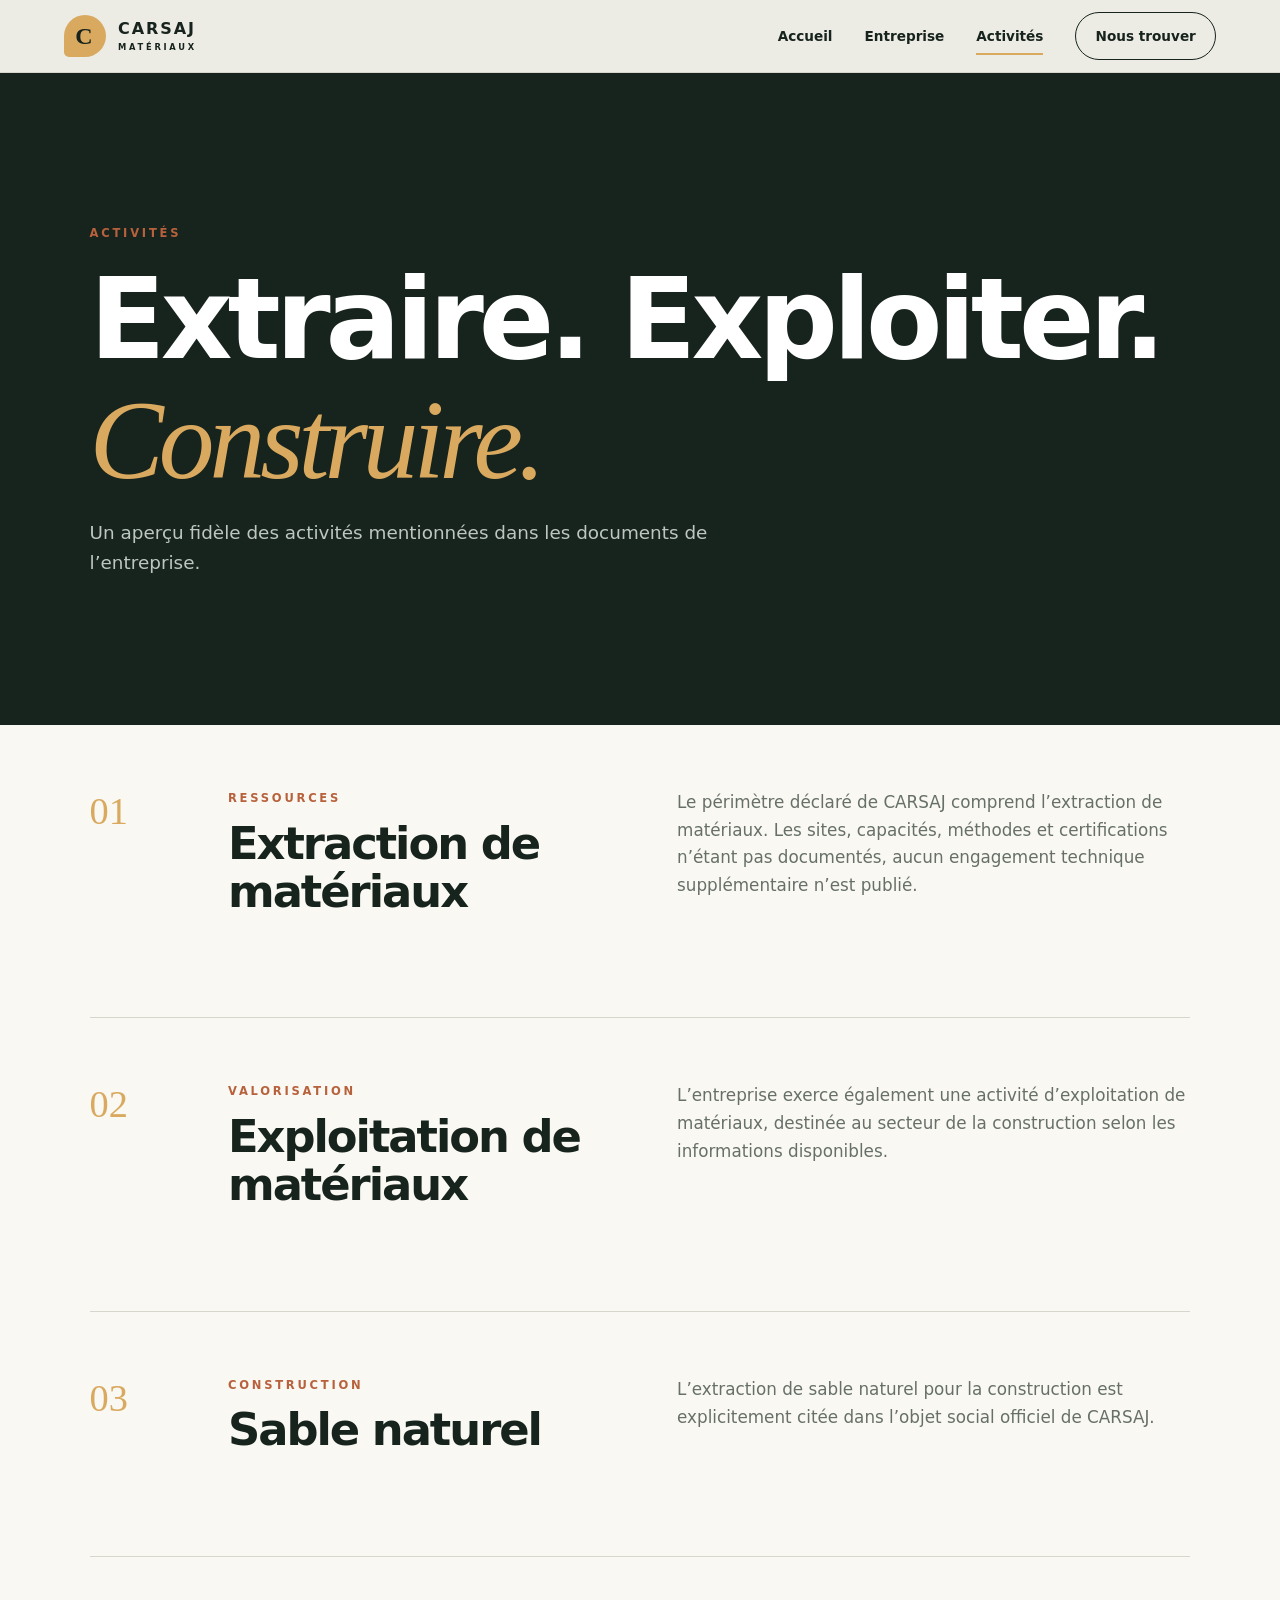
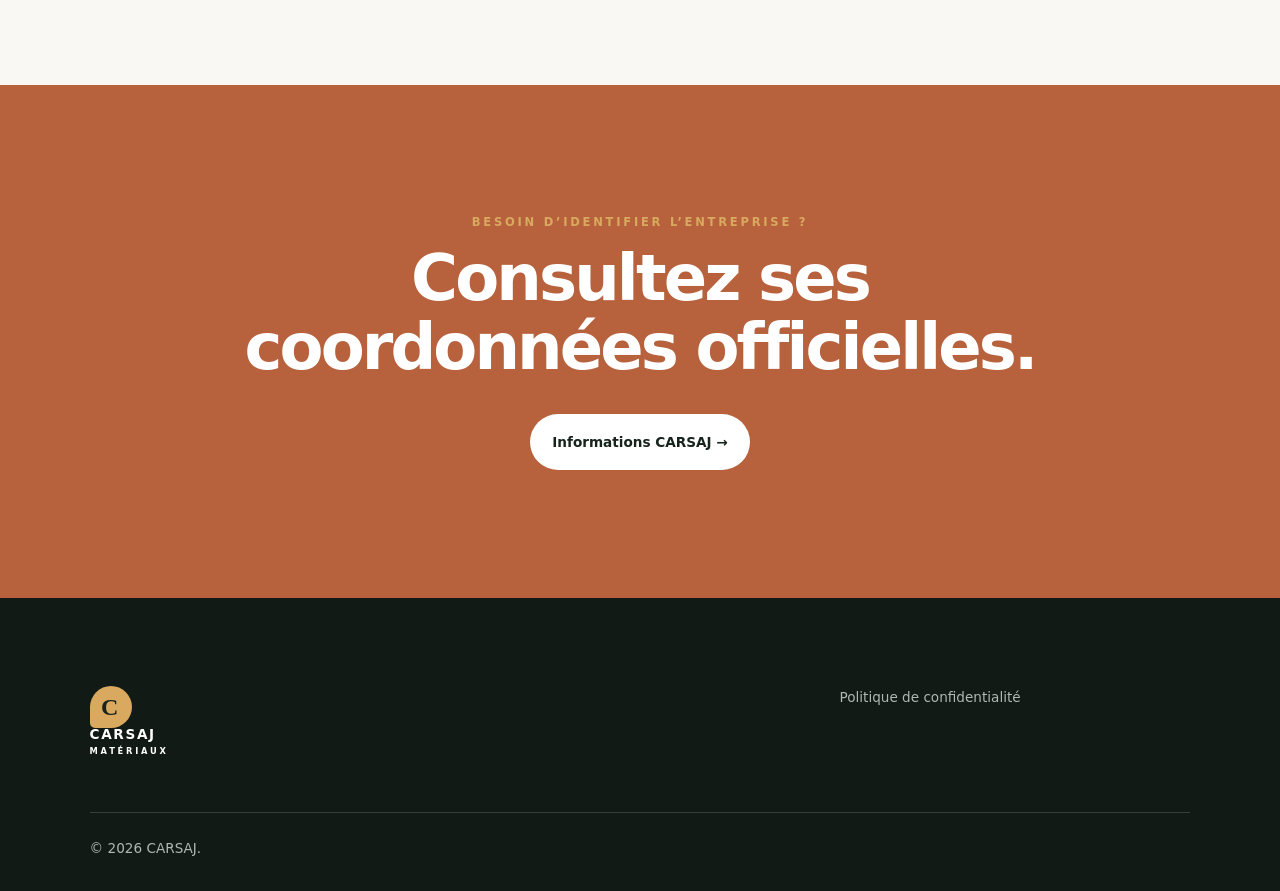
<file: services.html>
<!doctype html><html lang="fr"><head><meta charset="utf-8"><meta name="viewport" content="width=device-width,initial-scale=1"><title>Activités d’extraction de matériaux | CARSAJ</title><meta name="description" content="Les activités déclarées de CARSAJ : extraction, exploitation de matériaux et extraction de sable naturel pour la construction."><meta name="theme-color" content="#17231d"><link rel="icon" href="assets/icons/favicon.svg"><link rel="stylesheet" href="assets/css/style.css"><link rel="stylesheet" href="assets/css/animations.css"><link rel="stylesheet" href="assets/css/responsive.css"><script defer src="assets/js/main.js"></script><script defer src="assets/js/animations.js"></script></head><body><a class="skip" href="#main">Aller au contenu</a><header class="header solid"><a class="brand" href="index.html"><span class="brand-mark">C</span><span>CARSAJ<small>MATÉRIAUX</small></span></a><button class="menu-btn" aria-expanded="false" aria-controls="nav"><span></span><span></span><span></span><span class="sr-only">Menu</span></button><nav id="nav"><a href="index.html">Accueil</a><a href="about.html">Entreprise</a><a class="active" href="services.html">Activités</a><a href="contact.html" class="nav-cta">Nous trouver</a></nav></header><main id="main"><section class="page-hero services-hero"><p class="eyebrow reveal">Activités</p><h1>Extraire. Exploiter. <em>Construire.</em></h1><p class="reveal">Un aperçu fidèle des activités mentionnées dans les documents de l’entreprise.</p></section><section class="section service-list"><article id="extraction" class="service-row reveal"><span class="service-no">01</span><div><p class="eyebrow">Ressources</p><h2>Extraction de matériaux</h2></div><p>Le périmètre déclaré de CARSAJ comprend l’extraction de matériaux. Les sites, capacités, méthodes et certifications n’étant pas documentés, aucun engagement technique supplémentaire n’est publié.</p></article><article id="exploitation" class="service-row reveal"><span class="service-no">02</span><div><p class="eyebrow">Valorisation</p><h2>Exploitation de matériaux</h2></div><p>L’entreprise exerce également une activité d’exploitation de matériaux, destinée au secteur de la construction selon les informations disponibles.</p></article><article id="sable" class="service-row reveal"><span class="service-no">03</span><div><p class="eyebrow">Construction</p><h2>Sable naturel</h2></div><p>L’extraction de sable naturel pour la construction est explicitement citée dans l’objet social officiel de CARSAJ.</p></article></section><section class="cta"><div class="reveal"><p class="eyebrow">Besoin d’identifier l’entreprise ?</p><h2>Consultez ses coordonnées officielles.</h2><a class="btn light" href="contact.html">Informations CARSAJ →</a></div></section></main><footer class="footer compact"><div><a class="brand light-brand" href="index.html"><span class="brand-mark">C</span><span>CARSAJ<small>MATÉRIAUX</small></span></a></div><div><a href="privacy-policy.html">Politique de confidentialité</a></div><div class="footer-bottom"><span>© <span data-year></span> CARSAJ.</span></div></footer><button class="to-top" aria-label="Retour en haut">↑</button></body></html>
</file>
<file: assets/css/style.css>
:root{--ink:#17231d;--ink2:#26352c;--sand:#d9a95f;--clay:#b7623c;--cream:#f3efe5;--paper:#faf8f2;--muted:#667069;--line:#d8d6cc;--white:#fff;--radius:1.3rem;--shadow:0 22px 60px rgba(23,35,29,.12);--section:clamp(5rem,10vw,9rem);--fast:180ms ease;--normal:420ms cubic-bezier(.2,.8,.2,1)}*{box-sizing:border-box}html{scroll-behavior:smooth}body{margin:0;background:var(--paper);color:var(--ink);font-family:Inter,ui-sans-serif,system-ui,-apple-system,"Segoe UI",sans-serif;line-height:1.65;overflow-x:hidden}a{color:inherit;text-decoration:none}button{font:inherit}h1,h2,h3,p{margin-top:0}h1,h2,h3{line-height:1.08;letter-spacing:-.045em}h1{font-size:clamp(3.4rem,8.7vw,8.4rem)}h2{font-size:clamp(2.4rem,5vw,5.3rem)}h3{font-size:1.5rem}em{color:var(--sand);font-family:Georgia,serif;font-weight:400}.sr-only{position:absolute;width:1px;height:1px;overflow:hidden;clip:rect(0,0,0,0)}.skip{position:fixed;left:1rem;top:-5rem;background:var(--sand);padding:.75rem 1rem;z-index:999}.skip:focus{top:1rem}.header{height:90px;padding:0 clamp(1.25rem,5vw,5rem);display:flex;align-items:center;justify-content:space-between;position:fixed;inset:0 0 auto;z-index:100;color:var(--white);transition:var(--normal)}.header.scrolled,.header.solid{height:72px;background:rgba(250,248,242,.94);color:var(--ink);box-shadow:0 1px 0 var(--line);backdrop-filter:blur(14px)}.brand{display:flex;align-items:center;gap:.75rem;font-weight:900;letter-spacing:.12em;line-height:1}.brand-mark{width:42px;height:42px;display:grid;place-items:center;background:var(--sand);color:var(--ink);border-radius:50% 50% 50% 12%;font-family:Georgia;font-size:1.5rem}.brand small{display:block;font-size:.52rem;letter-spacing:.33em;margin-top:.35rem;font-weight:600}.header nav{display:flex;align-items:center;gap:clamp(1rem,2.5vw,2.5rem)}.header nav a{font-size:.85rem;font-weight:700;position:relative}.header nav a:not(.nav-cta)::after{content:"";position:absolute;left:0;bottom:-.5rem;width:100%;height:2px;background:var(--sand);transform:scaleX(0);transform-origin:right;transition:var(--normal)}.header nav a:hover::after,.header nav a.active::after{transform:scaleX(1);transform-origin:left}.nav-cta{border:1px solid currentColor;border-radius:99px;padding:.75rem 1.2rem}.menu-btn{display:none;border:0;background:none;width:46px;height:46px}.menu-btn>span:not(.sr-only){display:block;width:25px;height:2px;background:currentColor;margin:5px auto;transition:var(--normal)}.hero{min-height:100svh;background:var(--ink);color:var(--white);display:grid;grid-template-columns:58% 42%;align-items:center;position:relative;overflow:hidden}.grain{position:absolute;inset:0;opacity:.06;background-image:url("data:image/svg+xml,%3Csvg viewBox='0 0 180 180' xmlns='http://www.w3.org/2000/svg'%3E%3Cfilter id='n'%3E%3CfeTurbulence type='fractalNoise' baseFrequency='.9' numOctaves='3' stitchTiles='stitch'/%3E%3C/filter%3E%3Crect width='100%25' height='100%25' filter='url(%23n)' opacity='.8'/%3E%3C/svg%3E")}.hero-copy{z-index:2;padding:9rem 4vw 5rem clamp(1.25rem,7vw,8rem)}.hero-title{margin:.2em 0 .25em;max-width:900px}.hero-lead{font-size:clamp(1.05rem,1.5vw,1.3rem);color:#c5cec8;max-width:620px}.eyebrow{text-transform:uppercase;letter-spacing:.24em;font-size:.72rem;font-weight:800;color:var(--clay)}.hero .eyebrow,.cta .eyebrow{color:var(--sand)}.hero-actions{display:flex;gap:1rem;margin-top:2.2rem;flex-wrap:wrap}.btn{display:inline-flex;align-items:center;justify-content:center;gap:.7rem;padding:1rem 1.35rem;border-radius:99px;font-weight:800;font-size:.85rem;transition:var(--normal);border:1px solid transparent}.btn:hover{transform:translateY(-3px)}.primary{background:var(--sand);color:var(--ink)}.ghost{border-color:#708078;color:#fff}.light{background:var(--white);color:var(--ink)}.hero-art{position:relative;height:100%;overflow:hidden;background:linear-gradient(160deg,#2b3b31,#152019)}.sun{position:absolute;width:clamp(180px,23vw,420px);aspect-ratio:1;border-radius:50%;background:var(--sand);top:17%;left:15%;box-shadow:0 0 90px rgba(217,169,95,.22)}.ridge{position:absolute;left:-20%;width:140%;height:45%;border-radius:50% 50% 0 0}.r1{bottom:-20%;background:#b7623c;transform:rotate(-8deg)}.r2{bottom:-5%;left:8%;background:#6f613f;transform:rotate(11deg)}.r3{bottom:-27%;background:#d9a95f;transform:rotate(3deg)}.vertical-label{position:absolute;right:2rem;top:50%;writing-mode:vertical-rl;font-size:.6rem;letter-spacing:.3em;color:#b4beb8}.scroll-cue{position:absolute;bottom:2rem;left:clamp(1.25rem,7vw,8rem);font-size:.65rem;letter-spacing:.2em;text-transform:uppercase;display:flex;align-items:center;gap:.8rem;z-index:3}.scroll-cue span{width:42px;height:1px;background:var(--sand)}.section{padding:var(--section) clamp(1.25rem,7vw,8rem)}.intro{display:grid;grid-template-columns:1.2fr .8fr;gap:8vw}.intro h2{max-width:800px}.intro-text{padding-top:3rem;font-size:1.1rem}.text-link{display:inline-block;margin-top:1rem;font-weight:800;border-bottom:1px solid var(--sand)}.activities{background:var(--cream)}.section-head{margin-bottom:3.5rem}.card-grid{display:grid;grid-template-columns:repeat(3,1fr);gap:1.2rem}.activity-card{padding:2.3rem;background:var(--paper);border:1px solid var(--line);border-radius:var(--radius);min-height:410px;display:flex;flex-direction:column;transition:var(--normal);position:relative;overflow:hidden}.activity-card:hover{transform:translateY(-9px);box-shadow:var(--shadow)}.activity-card.featured{background:var(--ink);color:var(--white)}.activity-card .num{color:var(--muted);font-size:.75rem}.activity-card h3{margin-top:auto}.activity-card p{color:var(--muted)}.featured p{color:#bbc5bf}.activity-card a{font-weight:800;font-size:.85rem}.card-icon{width:100px;height:100px;margin:3rem auto}.pick{border:9px solid var(--sand);border-left:0;border-bottom:0;border-radius:0 100% 0 0;transform:rotate(-20deg)}.layers{background:repeating-linear-gradient(175deg,var(--clay) 0 12px,transparent 12px 23px);border-radius:50%}.dunes{border-radius:50%;background:radial-gradient(circle at 60% 25%,var(--sand) 0 15%,transparent 16%),linear-gradient(155deg,transparent 45%,var(--clay) 46% 65%,var(--sand) 66%)}.process{display:grid;grid-template-columns:.8fr 1.2fr;gap:8vw}.process-copy{position:sticky;top:130px;align-self:start}.process-copy p:last-child{max-width:500px;color:var(--muted)}.steps{list-style:none;padding:0;margin:0}.steps li{display:grid;grid-template-columns:90px 1fr;gap:1rem;padding:2.4rem 0;border-top:1px solid var(--line)}.steps li>span{font-family:Georgia;font-size:2.2rem;color:var(--sand)}.steps h3{margin-bottom:.4rem}.steps p{color:var(--muted)}.facts{background:var(--ink);color:#fff;display:grid;grid-template-columns:repeat(4,1fr);gap:1px;padding-top:0;padding-bottom:0}.fact{padding:4rem 2rem;border-left:1px solid #415047}.fact small,.fact strong{display:block}.fact small{color:#9ea9a2;margin-bottom:.9rem}.faq{display:grid;grid-template-columns:.8fr 1.2fr;gap:7vw}.accordion details{border-top:1px solid var(--line);padding:1.4rem 0}.accordion summary{font-size:1.15rem;font-weight:750;cursor:pointer;list-style:none;display:flex;justify-content:space-between}.accordion summary span{font-size:1.6rem;transition:var(--normal)}details[open] summary span{transform:rotate(45deg)}.accordion details p{color:var(--muted);max-width:700px}.cta{padding:var(--section) max(1.25rem,12vw);background:var(--clay);color:#fff;text-align:center}.cta h2{max-width:850px;margin:0 auto 2rem}.footer{padding:5rem clamp(1.25rem,7vw,8rem) 2rem;background:#111a15;color:#aeb9b2;display:grid;grid-template-columns:1.4fr repeat(3,1fr);gap:3rem;font-size:.85rem}.footer h3{color:#fff;font-size:.8rem;letter-spacing:.1em}.footer a{display:block;margin:.5rem 0}.light-brand{color:#fff}.footer-bottom{grid-column:1/-1;border-top:1px solid #354039;padding-top:1.5rem;display:flex;justify-content:space-between}.footer.compact{grid-template-columns:2fr 1fr}.to-top{position:fixed;right:1.2rem;bottom:1.2rem;width:45px;height:45px;border:0;border-radius:50%;background:var(--sand);color:var(--ink);box-shadow:var(--shadow);opacity:0;pointer-events:none;transform:translateY(15px);transition:var(--normal);z-index:80}.to-top.show{opacity:1;pointer-events:auto;transform:none}.page-hero{padding:clamp(10rem,18vw,14rem) clamp(1.25rem,7vw,8rem) var(--section);background:var(--ink);color:#fff}.page-hero h1{max-width:1100px;margin:.15em 0}.page-hero>p:last-child{color:#bdc7c0;font-size:1.15rem;max-width:680px}.split{display:grid;grid-template-columns:1fr 1fr;gap:8vw;align-items:center}.visual-panel{min-height:600px;background:var(--sand);position:relative;overflow:hidden;display:grid;place-items:center}.visual-panel>span{font-size:clamp(3rem,8vw,8rem);font-weight:900;writing-mode:vertical-rl;z-index:2}.strata{position:absolute;inset:40% -10% -20%;background:repeating-linear-gradient(172deg,var(--clay) 0 38px,var(--ink) 40px 70px,var(--cream) 72px 100px);transform:rotate(-8deg)}.prose{font-size:1.08rem}.identity{margin-top:2.5rem}.identity div,.contact-card dl div{display:flex;justify-content:space-between;gap:1rem;border-top:1px solid var(--line);padding:1rem 0}.identity dt{color:var(--muted)}.identity dd{font-weight:800;text-align:right}.statement{text-align:center;background:var(--cream)}blockquote{font-family:Georgia,serif;font-size:clamp(2rem,4vw,4rem);line-height:1.25;max-width:1100px;margin:2rem auto}.service-list{padding-top:0}.service-row{display:grid;grid-template-columns:100px .8fr 1fr;gap:3vw;padding:4rem 0;border-bottom:1px solid var(--line);scroll-margin-top:100px}.service-no{font:2.4rem Georgia;color:var(--sand)}.service-row h2{font-size:clamp(2rem,3.5vw,4rem)}.service-row>p{color:var(--muted);font-size:1.05rem}.contact-grid{display:grid;grid-template-columns:1fr 1fr;gap:1.5rem}.contact-card{padding:clamp(2rem,5vw,5rem);background:var(--cream);border-radius:var(--radius);min-height:390px}.contact-card.dark{background:var(--ink);color:#fff}.contact-card address{font-style:normal;font-size:clamp(1.5rem,3vw,2.5rem);line-height:1.35;margin:3rem 0}.contact-card.dark dl{margin-top:3rem}.contact-card.dark dl div{border-color:#435047}.unavailable{max-width:1000px}.unavailable h2{font-size:clamp(2rem,4vw,4rem)}.unavailable p{color:var(--muted);font-size:1.1rem}.legal-hero h1{font-size:clamp(3rem,7vw,7rem)}.print-btn{border:1px solid #8d9991;border-radius:99px;background:transparent;color:#fff;padding:.8rem 1.2rem;cursor:pointer}.legal-layout{display:grid;grid-template-columns:240px 1fr;gap:7vw;align-items:start}.legal-layout aside{position:sticky;top:110px;display:flex;flex-direction:column;gap:.7rem;font-size:.85rem;border-left:2px solid var(--sand);padding-left:1.2rem}.legal-content{max-width:850px}.legal-content section{padding-bottom:2.5rem;scroll-margin-top:100px}.legal-content h2{font-size:clamp(1.5rem,3vw,2.3rem);letter-spacing:-.02em}.legal-content p{color:#465149}.error-page{min-height:100vh;display:grid;place-items:center;text-align:center;background:var(--ink);color:#fff;padding:2rem}.error-page main{max-width:700px}.error-page h1{font-size:clamp(2.8rem,7vw,6rem);margin:.2em}.error-art{display:flex;justify-content:center;align-items:center;font:900 clamp(7rem,25vw,15rem)/.8 Georgia;color:var(--sand)}.error-sun{color:var(--clay);animation:float 4s ease-in-out infinite}
</file>
<file: assets/css/animations.css>
@keyframes loaderOut{to{opacity:0;visibility:hidden}}@keyframes loaderText{50%{letter-spacing:.45em}}@keyframes float{50%{transform:translateY(-16px)}}@keyframes heroIn{from{opacity:0;transform:translateY(45px)}to{opacity:1;transform:none}}.loader{position:fixed;inset:0;background:var(--ink);color:var(--sand);z-index:1000;display:grid;place-items:center;animation:loaderOut .6s 1.15s both}.loader span{font-weight:900;letter-spacing:.25em;animation:loaderText 1s ease}.hero-title{animation:heroIn .9s .45s both}.hero-art{animation:heroIn 1.2s .2s both}.sun{animation:float 6s ease-in-out infinite}.reveal{opacity:0;transform:translateY(36px);transition:opacity .8s ease,transform .8s cubic-bezier(.2,.8,.2,1)}.reveal.visible{opacity:1;transform:none}.card-grid .reveal:nth-child(2){transition-delay:.12s}.card-grid .reveal:nth-child(3){transition-delay:.24s}.activity-card::before{content:"";position:absolute;inset:0;background:linear-gradient(120deg,transparent 30%,rgba(255,255,255,.22),transparent 70%);transform:translateX(-110%);transition:.7s}.activity-card:hover::before{transform:translateX(110%)}@media(prefers-reduced-motion:reduce){html{scroll-behavior:auto}*,*::before,*::after{animation-duration:.01ms!important;animation-iteration-count:1!important;transition-duration:.01ms!important}.reveal{opacity:1;transform:none}}
</file>
<file: assets/css/responsive.css>
@media(max-width:1000px){.hero{grid-template-columns:1fr}.hero-art{position:absolute;inset:0;opacity:.42}.hero-copy{max-width:850px}.intro,.process,.faq{grid-template-columns:1fr}.process-copy{position:static}.card-grid{grid-template-columns:1fr 1fr}.activity-card:last-child{grid-column:1/-1}.facts{grid-template-columns:1fr 1fr}.footer{grid-template-columns:1fr 1fr}.split{gap:4vw}.visual-panel{min-height:480px}.service-row{grid-template-columns:70px 1fr}.service-row>p{grid-column:2}.legal-layout{grid-template-columns:190px 1fr}}
@media(max-width:760px){.header{height:72px}.menu-btn{display:block;color:inherit;z-index:3}.header nav{position:fixed;inset:0;background:var(--ink);color:#fff;display:flex;flex-direction:column;justify-content:center;gap:1.8rem;transform:translateX(100%);transition:var(--normal)}.header nav.open{transform:none}.header nav a{font-size:1.3rem}.menu-btn.open span:first-child{transform:translateY(7px) rotate(45deg)}.menu-btn.open span:nth-child(2){opacity:0}.menu-btn.open span:nth-child(3){transform:translateY(-7px) rotate(-45deg)}body.menu-open{overflow:hidden}.hero{min-height:830px}.hero-copy{padding-top:8rem}.hero-title{font-size:clamp(3.2rem,15vw,5.6rem)}.hero-art{opacity:.3}.vertical-label{display:none}.intro-text{padding-top:0}.card-grid{grid-template-columns:1fr}.activity-card:last-child{grid-column:auto}.activity-card{min-height:360px}.facts{grid-template-columns:1fr}.fact{padding:2rem 1.25rem;border-left:0;border-top:1px solid #415047}.faq{gap:2rem}.footer,.footer.compact{grid-template-columns:1fr;gap:2rem}.footer-bottom{flex-direction:column;gap:.6rem}.split{grid-template-columns:1fr}.visual-panel{min-height:420px}.service-row{grid-template-columns:45px 1fr;padding:3rem 0}.service-row>p{grid-column:1/-1}.contact-grid{grid-template-columns:1fr}.legal-layout{grid-template-columns:1fr}.legal-layout aside{position:static}.page-hero{padding-top:9rem}.scroll-cue{display:none}}
@media(max-width:430px){.hero-actions{flex-direction:column;align-items:stretch}.btn{width:100%}.section{padding-left:1.1rem;padding-right:1.1rem}.activity-card{padding:1.6rem}.contact-card{padding:1.7rem;min-height:auto}.identity div,.contact-card dl div{display:block}.identity dd{margin-left:0;text-align:left}.header{padding:0 1rem}.brand-mark{width:37px;height:37px}.brand{font-size:.85rem}}
@media print{.header,.footer,.to-top,.print-btn,.legal-layout aside{display:none!important}.page-hero{padding:2rem;background:#fff;color:#000}.page-hero em{color:#000}.legal-layout{display:block;padding:2rem}.legal-content{max-width:none}.legal-content section{break-inside:avoid}body{background:#fff;color:#000}}
</file>
